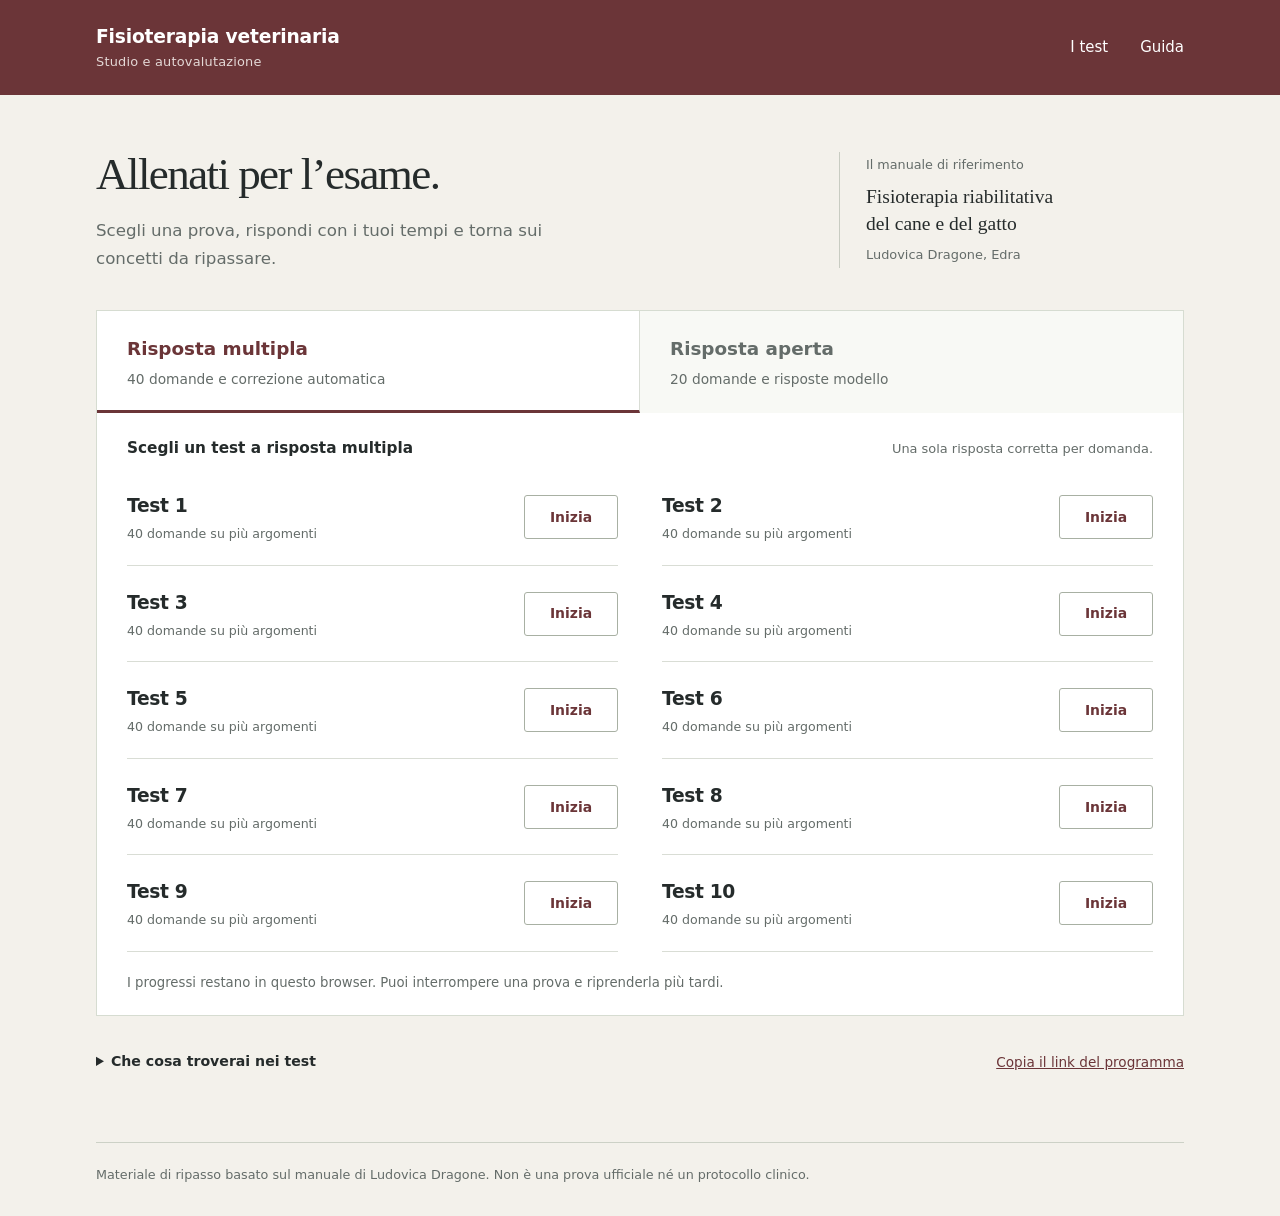
<file: index.html>
<!doctype html>
<html lang="it">
<head>
  <meta charset="utf-8">
  <meta name="viewport" content="width=device-width, initial-scale=1">
  <meta name="theme-color" content="#743b36">
  <meta name="description" content="Test di ripasso sulla fisioterapia riabilitativa del cane e del gatto: scelta multipla con correzione e domande aperte con risposte modello.">
  <meta name="robots" content="noindex,nofollow">
  <title>Test di fisioterapia veterinaria</title>
  <link rel="stylesheet" href="styles.css">
  <script src="questions.js?v=20261019-2" defer></script>
  <script src="app.js?v=20261019-2" defer></script>
</head>
<body>
  <a class="skip-link" href="#main">Vai al contenuto</a>
  <header class="site-header"><div class="header-inner"><a class="brand" href="#m">Fisioterapia veterinaria<span>Studio e autovalutazione</span></a><nav aria-label="Navigazione principale"><a href="#m">I test</a><a href="#guida">Guida</a></nav></div></header>
  <div id="storage-notice" class="notice" role="status" hidden></div>
  <main id="main" tabindex="-1"></main>
  <footer class="site-footer">Materiale di ripasso basato sul manuale di Ludovica Dragone. Non è una prova ufficiale né un protocollo clinico.</footer>
  <div id="status" class="sr-only" role="status" aria-live="polite"></div>
  <dialog id="confirm-dialog" aria-labelledby="dialog-title" aria-describedby="dialog-description">
    <h2 id="dialog-title"></h2><p id="dialog-description"></p>
    <div class="dialog-actions"><button id="dialog-cancel" type="button" autofocus>Annulla</button><button id="dialog-confirm" class="primary" type="button">Conferma</button></div>
  </dialog>
  <dialog id="export-dialog" aria-labelledby="export-title">
    <h2 id="export-title">Le tue risposte, da conservare</h2>
    <p>Il testo comprende domande, risposte, soluzioni e risultato. Puoi copiarlo e salvarlo dove preferisci.</p>
    <label class="sr-only" for="export-text">Testo completo del risultato</label><textarea id="export-text" readonly></textarea>
    <p id="export-status" class="small" role="status"></p>
    <div class="dialog-actions"><button id="export-close" type="button">Chiudi</button><button id="export-copy" type="button" class="primary">Copia tutto</button></div>
  </dialog>
  <noscript><p class="notice">Per svolgere i test è necessario attivare JavaScript nel browser.</p></noscript>
</body>
</html>
</file>
<file: styles.css>
:root {
  color-scheme: light;
  --ink: #252b2b;
  --muted: #646c69;
  --paper: #f3f1eb;
  --line: #d9ddd5;
  --accent: #6b3538;
  --accent-soft: #f7eeee;
  --green: #315e47;
  --focus: #1a65a0;
  font-family: "Segoe UI", system-ui, -apple-system, sans-serif;
  font-size: 17px;
  line-height: 1.6;
  color: var(--ink);
  background: var(--paper);
}
* { box-sizing: border-box; }
body { margin: 0; }
button, input, textarea { font: inherit; }
a { color: var(--accent); text-underline-offset: 4px; }
button, a, summary { touch-action: manipulation; }
button { min-height: 46px; padding: 10px 20px; border: 1px solid #a0a89f; border-radius: 3px; background: white; color: var(--ink); cursor: pointer; font-weight: 600; }
button:hover { background: #f0f2ed; border-color: #6d786b; }
button:disabled { opacity: .4; cursor: default; }
button.primary { background: var(--accent); border-color: var(--accent); color: white; }
button.primary:hover { background: #51272b; }
button.text-button { padding: 10px 0; background: none; border: 0; color: var(--accent); font-weight: 500; text-decoration: underline; }
a:focus-visible, button:focus-visible, summary:focus-visible, input:focus-visible, textarea:focus-visible { outline: 3px solid var(--focus); outline-offset: 4px; }
h1, h2, h3, p { margin-top: 0; }
h1 { font-size: 2.3rem; line-height: 1.2; font-weight: 650; letter-spacing: -.035em; margin-bottom: 18px; }
h2 { font-size: 1.35rem; line-height: 1.4; font-weight: 600; }
h3 { font-size: 1.05rem; }
p:last-child { margin-bottom: 0; }
h1[tabindex]:focus, h2[tabindex]:focus, main:focus { outline: none; }
.small, small { font-size: .86rem; }
.muted { color: var(--muted); }
.sr-only { position: absolute; width: 1px; height: 1px; padding: 0; margin: -1px; overflow: hidden; clip: rect(0,0,0,0); white-space: nowrap; border: 0; }
.skip-link { position: absolute; left: 18px; top: -100px; z-index: 10; background: white; padding: 12px; }
.skip-link:focus { top: 10px; }
.site-header { background: var(--accent); color: white; }
.header-inner { max-width: 1152px; margin: auto; padding: 24px 32px; display: flex; justify-content: space-between; align-items: center; gap: 24px; }
.brand { color: white; text-decoration: none; font-size: 1.1rem; font-weight: 600; line-height: 1.4; letter-spacing: -.01em; }
.brand span { display: block; font-size: .76rem; font-weight: 400; letter-spacing: .015em; color: #e4d8d6; margin-top: 3px; }
.header-inner nav { display: flex; gap: 32px; }
.header-inner nav a { display: flex; align-items: center; min-height: 44px; color: white; text-decoration: none; font-size: .88rem; }
.header-inner nav a:hover { text-decoration: underline; }
main { max-width: 1152px; margin: auto; padding: 52px 32px 56px; min-height: 72vh; }
.home-intro { display: grid; grid-template-columns: 1fr 345px; gap: 70px; align-items: center; margin-bottom: 38px; }
.home-intro h1 { font-family: Georgia, "Times New Roman", serif; font-size: 2.65rem; font-weight: 400; letter-spacing: -.035em; margin-bottom: 16px; }
.home-intro > div > p { max-width: 490px; color: var(--muted); font-size: .98rem; line-height: 1.65; }
.book-reference { border-left: 1px solid #c8ccc2; padding: 2px 0 2px 26px; }
.book-reference p { font-size: .75rem !important; margin-bottom: 8px; }
.book-reference cite { display: block; font-family: Georgia, serif; font-size: 1.15rem; line-height: 1.4; font-style: normal; }
.book-reference > span { display: block; font-size: .76rem; color: var(--muted); margin-top: 8px; }
.test-selector { background: white; border: 1px solid #d6dcd1; }
.test-types { display: grid; grid-template-columns: 1fr 1fr; border-bottom: 1px solid var(--line); }
.test-types a { padding: 23px 30px 20px; text-decoration: none; color: var(--muted); background: #f8f9f5; border-bottom: 3px solid transparent; margin-bottom: -1px; }
.test-types a:first-child { border-right: 1px solid var(--line); }
.test-types a[aria-current=page] { color: var(--accent); background: white; border-bottom-color: var(--accent); }
.test-types a:hover { background: #f6f0ef; }
.test-types strong { display: block; font-size: 1.08rem; font-weight: 650; }
.test-types span { display: block; margin-top: 4px; color: var(--muted); font-size: .81rem; }
.list-intro { padding: 25px 30px 10px; display: flex; justify-content: space-between; gap: 20px; align-items: baseline; }
.list-intro h2 { font-size: .9rem; font-weight: 600; margin: 0; }
.list-intro p { font-size: .76rem; color: var(--muted); margin: 0; }
.test-list { list-style: none; display: grid; grid-template-columns: 1fr 1fr; column-gap: 44px; padding: 0 30px; margin: 0; }
.test-row { display: flex; align-items: center; justify-content: space-between; gap: 14px; padding: 22px 0; border-bottom: 1px solid var(--line); }
.test-row h3 { font-size: 1.1rem; letter-spacing: -.02em; font-weight: 600; margin: 0 0 4px; }
.test-row p { font-size: .74rem; line-height: 1.4; color: var(--muted); }
.test-action { display: inline-flex; justify-content: center; align-items: center; min-height: 44px; min-width: 94px; padding: 8px 16px; border: 1px solid #a8b0a3; border-radius: 3px; text-decoration: none; font-size: .82rem; font-weight: 600; background: white; }
.test-action:hover, .test-action.started { color: white; background: var(--accent); border-color: var(--accent); }
.save-note { padding: 20px 30px 22px; font-size: .78rem; color: var(--muted); margin: 0; }
.home-notes { display: flex; justify-content: space-between; gap: 40px; align-items: flex-start; padding-top: 24px; }
.home-notes details { max-width: 690px; font-size: .83rem; }
.home-notes summary { cursor: pointer; min-height: 44px; padding: 10px 0; font-weight: 600; }
.home-notes details p { margin: 10px 0; color: var(--muted); }
.home-notes ul { padding-left: 20px; columns: 2; column-gap: 36px; }
.home-notes li { break-inside: avoid; margin-bottom: 7px; }
.copy-link { font-size: .8rem; text-align: left; white-space: nowrap; }
.site-footer { max-width: 1088px; margin: 0 auto; border-top: 1px solid #ccd1c6; padding: 22px 0 30px; font-size: .75rem; color: var(--muted); }
.test-main { max-width: 820px; margin: auto; }
.back-link { display: inline-block; font-size: .84rem; min-height: 40px; margin-bottom: 20px; }
.test-header h1 { font-size: 1.7rem; margin-bottom: 10px; }
.test-header .muted { font-size: .86rem; max-width: 680px; }
.progress-line { display: flex; justify-content: space-between; gap: 20px; font-size: .83rem; margin: 25px 0 10px; }
.progress-line p { margin: 0; }
.progress-line p:first-child { font-weight: 600; }
.progress-line p:last-child { color: var(--muted); }
progress { display: block; width: 100%; height: 4px; appearance: none; border: 0; background: #d9ded3; margin-bottom: 0; }
progress::-webkit-progress-bar { background: #d9ded3; }
progress::-webkit-progress-value { background: var(--accent); }
progress::-moz-progress-bar { background: var(--accent); }
.question-area { background: white; padding: 34px 38px 28px; border: 1px solid var(--line); border-top: 0; }
.topic { font-size: .78rem; color: var(--muted); margin-bottom: 15px; }
.question-area h2 { font-family: Georgia, "Times New Roman", serif; font-size: 1.65rem; line-height: 1.4; font-weight: 400; letter-spacing: -.015em; margin-bottom: 29px; }
.answers { border: 0; padding: 0; margin: 0; min-width: 0; }
.option { display: flex; align-items: flex-start; gap: 14px; border: 1px solid #d1d8cd; border-radius: 3px; padding: 17px 18px; margin-bottom: 12px; cursor: pointer; font-size: .95rem; line-height: 1.5; background: #fff; }
.option:last-child { margin-bottom: 0; }
.option:hover { border-color: #83907d; background: #fafbf8; }
.option:has(input:checked) { background: var(--accent-soft); border-color: var(--accent); box-shadow: inset 3px 0 var(--accent); }
input[type=radio] { accent-color: var(--accent); width: 20px; height: 20px; flex: 0 0 auto; margin: 3px 0 0; }
.option-letter { font-weight: 650; margin-right: 8px; }
.question-area .text-button { font-size: .78rem; margin-top: 9px; }
.response-label { display: block; font-size: .85rem; font-weight: 600; margin-bottom: 10px; }
textarea { width: 100%; min-height: 235px; padding: 17px; border: 1px solid #a4b09f; border-radius: 3px; background: #fcfdfb; color: var(--ink); line-height: 1.7; resize: vertical; }
textarea::placeholder { color: #788076; }
.answer-hint { font-size: .77rem; line-height: 1.5; color: var(--muted); margin: 10px 0 0; }
.question-nav { display: flex; justify-content: space-between; gap: 16px; padding: 22px 0 0; }
.question-nav button { min-width: 140px; }
.question-index { margin: 27px 0 20px; border-top: 1px solid var(--line); border-bottom: 1px solid var(--line); padding: 15px 0; }
.question-index summary { min-height: 32px; cursor: pointer; font-size: .88rem; font-weight: 500; }
.question-grid { display: grid; grid-template-columns: repeat(10,minmax(0,1fr)); gap: 8px; padding-top: 15px; }
.question-grid button { padding: 7px 0; min-height: 44px; font-size: .84rem; font-weight: 500; }
.question-grid button.answered { background: #e4eddf; border-color: #81957b; }
.question-grid button[aria-current=true] { border: 2px solid var(--accent); font-weight: 700; }
.index-legend { font-size: .76rem; color: var(--muted); margin-top: 12px; }
.submit-row { display: flex; justify-content: space-between; align-items: center; gap: 25px; }
.submit-row p { font-size: .76rem; color: var(--muted); max-width: 395px; }
.submit-row button { font-size: .86rem; }
.review-summary { background: white; border: 1px solid var(--line); border-left: 4px solid var(--accent); padding: 23px 27px; margin: 25px 0; }
.result-number { font-family: Georgia,serif; font-size: 1.9rem; line-height: 1.3; margin-bottom: 10px; }
.review-summary p { margin-bottom: 7px; }
.review-summary .small { font-size: .77rem; }
.review-actions { display: flex; gap: 12px; flex-wrap: wrap; margin: 25px 0; }
.review-actions button { font-size: .86rem; }
.filter { display: flex; align-items: center; gap: 10px; font-size: .85rem; cursor: pointer; margin: 24px 0; }
.filter input { width: 20px; height: 20px; accent-color: var(--accent); }
.review-item { padding: 30px 0; border-top: 1px solid #ccd3c5; }
.question-meta { font-size: .77rem; color: var(--muted); margin-bottom: 11px; }
.review-item h2 { font-family: Georgia,serif; font-size: 1.35rem; font-weight: 400; line-height: 1.5; margin-bottom: 18px; }
.outcome { font-weight: 650; font-size: .87rem; margin-bottom: 12px; }
.outcome.correct { color: var(--green); }
.outcome.wrong { color: #963e39; }
.answer-block { padding: 17px 22px; background: #fff; border-left: 3px solid #b6bfb0; margin: 12px 0; }
.answer-block.model { background: #e8eee4; border-left-color: #6b8962; }
.answer-block strong { display: block; font-size: .78rem; margin-bottom: 8px; }
.answer-block p { white-space: pre-wrap; overflow-wrap: anywhere; font-size: .92rem; margin: 0; line-height: 1.7; }
.reference { font-size: .75rem; color: var(--muted); margin-top: 15px; }
.grade-fieldset { border: 0; padding: 0; margin: 22px 0 0; }
.grade-fieldset legend { font-size: .82rem; font-weight: 600; margin-bottom: 10px; }
.grade-options { display: flex; flex-wrap: wrap; gap: 10px; }
.grade-option { display: flex; align-items: center; gap: 8px; padding: 11px 14px; min-height: 44px; border: 1px solid #b4bdad; border-radius: 3px; background: #fff; font-size: .8rem; cursor: pointer; }
.grade-option:has(input:checked) { border-color: var(--accent); background: var(--accent-soft); }
.grade-option input { width: 18px; height: 18px; margin: 0; }
.notice { max-width: 1088px; margin: 18px auto 0; padding: 14px 18px; background: #fff4d8; border: 1px solid #ab9357; font-size: .85rem; }
.empty-state { padding: 35px 0; color: var(--muted); }
.guide { max-width: 760px; margin: auto; }
.guide h1 { font-family: Georgia,serif; font-weight: 400; }
.guide h2 { margin-top: 34px; }
.guide p, .guide li { font-size: .94rem; }
.guide-table { width: 100%; border-collapse: collapse; font-size: .85rem; }
.guide-table th, .guide-table td { padding: 12px 10px 12px 0; border-bottom: 1px solid var(--line); text-align: left; vertical-align: top; }
.guide-table th { font-weight: 600; }
.guide-table td:last-child { white-space: nowrap; }
dialog { border: 1px solid #a4ae9f; border-radius: 5px; padding: 30px; width: calc(100% - 32px); max-width: 510px; color: var(--ink); background: #fff; }
dialog::backdrop { background: rgb(26 33 28 / .5); }
dialog h2 { margin-bottom: 13px; }
dialog p { font-size: .9rem; }
.dialog-actions { display: flex; justify-content: flex-end; gap: 12px; margin-top: 25px; }
#export-dialog { max-width: 740px; }
#export-text { min-height: 300px; height: 42vh; font-size: .84rem; }
#export-status { margin-top: 12px; }
@media(max-width:900px) {
  .home-intro { gap: 35px; grid-template-columns: 1fr 290px; }
  .home-intro h1 { font-size: 2.25rem; }
  .test-list { column-gap: 26px; padding: 0 24px; }
  .test-row { gap: 9px; }
  .test-row p { font-size: .72rem; }
  .test-action { min-width: 80px; padding: 8px 11px; }
  .list-intro { display: block; padding: 23px 24px 5px; }
  .list-intro p { margin-top: 5px; }
  .save-note { padding-left: 24px; padding-right: 24px; }
  .site-footer { margin: 0 32px; }
  .notice { margin: 16px 32px 0; }
  .home-notes { gap: 20px; }
  .question-grid { grid-template-columns: repeat(8,minmax(0,1fr)); }
}
@media(max-width:620px) {
  :root { font-size: 16px; }
  .header-inner { padding: 16px 20px; gap: 16px; }
  .brand { font-size: .99rem; }
  .brand span { font-size: .71rem; }
  .header-inner nav { gap: 19px; }
  .header-inner nav a { font-size: .81rem; }
  main { padding: 30px 20px 38px; }
  .home-intro { display: block; margin-bottom: 25px; }
  .home-intro h1 { font-size: 2rem; margin-bottom: 12px; }
  .home-intro > div > p { font-size: .91rem; line-height: 1.6; }
  .book-reference { margin-top: 20px; border-left: 0; padding: 0; }
  .book-reference p { display: none; }
  .book-reference cite { font-size: .88rem; font-family: inherit; font-weight: 600; }
  .book-reference cite br { display: none; }
  .book-reference cite br::after { content: ' '; }
  .book-reference > span { font-size: .73rem; margin-top: 3px; }
  .test-types a { padding: 16px 14px 14px; }
  .test-types strong { font-size: .93rem; line-height: 1.35; }
  .test-types span { font-size: .72rem; line-height: 1.4; margin-top: 7px; }
  .list-intro { padding: 19px 18px 7px; }
  .list-intro h2 { font-size: .84rem; }
  .list-intro p { font-size: .74rem; }
  .test-list { display: block; padding: 0 18px; }
  .test-row { padding: 18px 0; gap: 12px; }
  .test-row h3 { font-size: 1.07rem; }
  .test-row p { font-size: .74rem; }
  .test-action { font-size: .8rem; min-width: 86px; }
  .save-note { padding: 19px 18px 20px; font-size: .75rem; line-height: 1.6; }
  .home-notes { display: block; padding-top: 14px; }
  .home-notes ul { columns: 1; }
  .home-notes details { font-size: .82rem; }
  .copy-link { font-size: .8rem; margin-top: 8px; }
  .site-footer { margin: 0 20px; padding-top: 19px; font-size: .72rem; }
  .back-link { font-size: .83rem; margin-bottom: 13px; }
  .test-header h1 { font-size: 1.45rem; line-height: 1.3; }
  .test-header .muted { font-size: .82rem; line-height: 1.6; }
  .progress-line { margin-top: 21px; font-size: .78rem; gap: 12px; }
  .question-area { padding: 25px 20px 22px; }
  .topic { font-size: .75rem; line-height: 1.5; margin-bottom: 15px; }
  .question-area h2 { font-size: 1.37rem; line-height: 1.45; margin-bottom: 24px; }
  .option { padding: 15px 12px; gap: 10px; font-size: .93rem; line-height: 1.5; margin-bottom: 11px; }
  .option-letter { margin-right: 5px; }
  .option input { width: 18px; height: 18px; }
  .question-nav { padding-top: 18px; gap: 12px; }
  .question-nav button { min-width: 0; flex: 1; padding-left: 8px; padding-right: 8px; font-size: .9rem; }
  .question-index { margin-top: 25px; }
  .question-grid { grid-template-columns: repeat(5,minmax(0,1fr)); }
  .submit-row { flex-direction: column; align-items: stretch; gap: 16px; }
  .submit-row p { margin: 0; max-width: none; }
  .submit-row button { width: 100%; }
  textarea { min-height: 250px; padding: 14px; font-size: 1rem; }
  .review-summary { padding: 20px; }
  .result-number { font-size: 1.55rem; }
  .review-actions { gap: 10px; }
  .review-actions button { width: 100%; }
  .review-item { padding: 25px 0; }
  .review-item h2 { font-size: 1.25rem; }
  .answer-block { padding: 16px; }
  .answer-block p { font-size: .93rem; }
  .grade-options { display: grid; grid-template-columns: 1fr; }
  .grade-option { padding: 13px; font-size: .88rem; }
  .notice { margin: 14px 20px 0; font-size: .82rem; }
  dialog { padding: 24px; }
  .dialog-actions { flex-wrap: wrap; }
  .dialog-actions button { font-size: .88rem; }
  #export-text { font-size: 1rem; min-height: 200px; }
}
@media(max-width:360px) {
  .header-inner { padding: 13px 16px; }
  .header-inner nav { gap: 12px; }
  .brand { font-size: .89rem; }
  main { padding-left: 15px; padding-right: 15px; }
  .home-intro h1 { font-size: 1.8rem; }
  .test-types a { padding-left: 12px; padding-right: 12px; }
  .test-types strong { font-size: .86rem; }
  .test-row p { font-size: .7rem; }
  .question-area { padding-left: 16px; padding-right: 16px; }
}
@media print {
  .site-header,.site-footer,.back-link,.review-actions,.filter,.grade-fieldset,.notice { display: none; }
  main { max-width: none; padding: 0; }
  body { background: white; }
  .review-item { break-inside: avoid; }
  .answer-block { background: white; border: 1px solid #bbb; }
}
</file>
